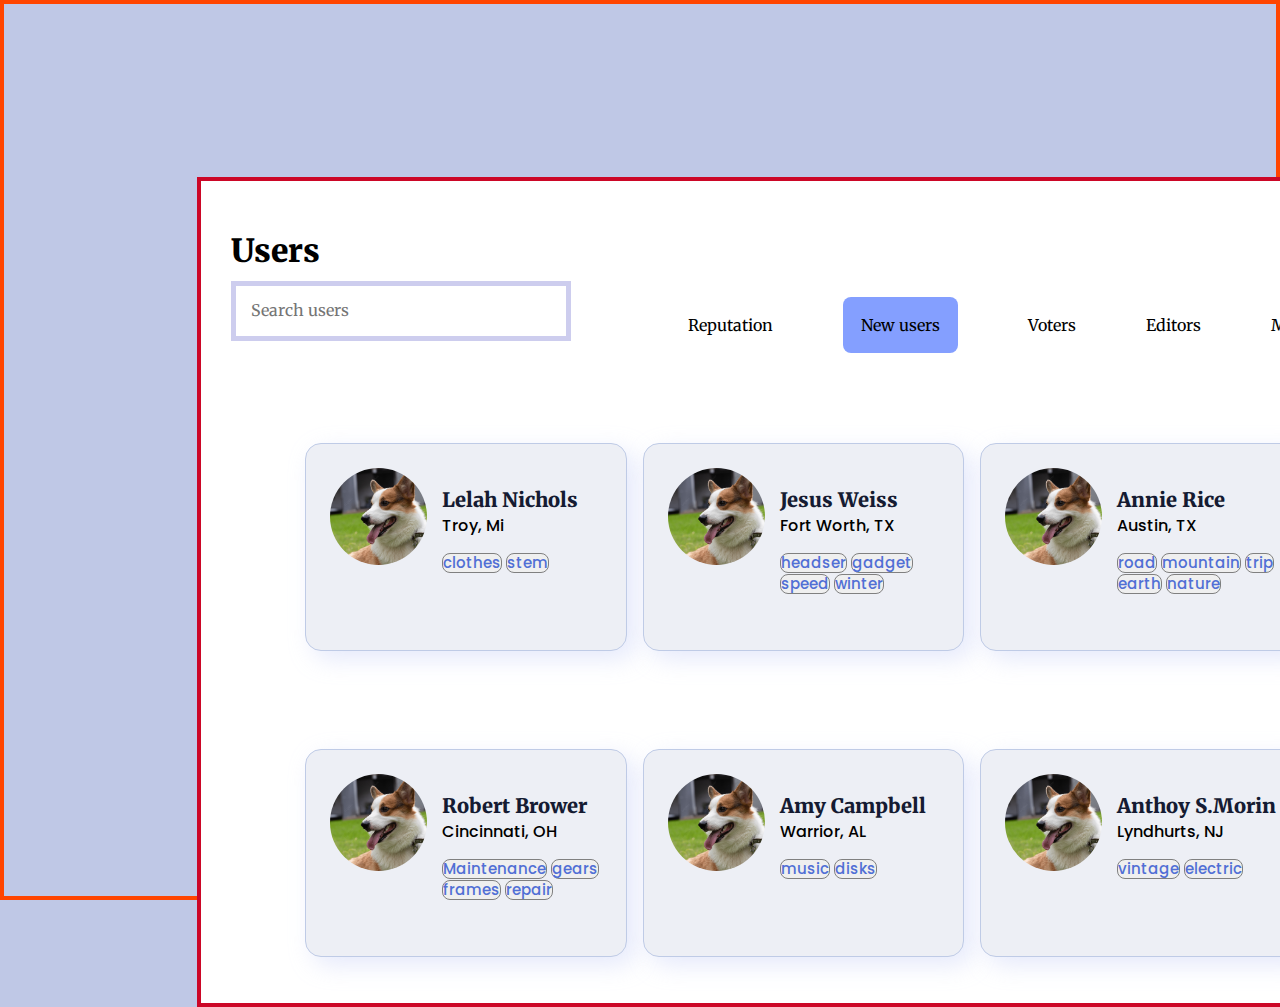
<file: Testcuoikhoa/Bai 3/index.html>
<!DOCTYPE html>
<html lang="en">
<head>
    <meta charset="UTF-8">
    <meta http-equiv="X-UA-Compatible" content="IE=edge">
    <meta name="viewport" content="width=device-width, initial-scale=1.0">
    <title>Document</title>
    <link rel="stylesheet" href="style.css">
    <link rel="stylesheet" href="https://cdnjs.cloudflare.com/ajax/libs/font-awesome/6.2.0/css/all.min.css" integrity="sha512-xh6O/CkQoPOWDdYTDqeRdPCVd1SpvCA9XXcUnZS2FmJNp1coAFzvtCN9BmamE+4aHK8yyUHUSCcJHgXloTyT2A==" crossorigin="anonymous" referrerpolicy="no-referrer" />
    <link rel="preconnect" href="https://fonts.googleapis.com">
    <link rel="preconnect" href="https://fonts.gstatic.com" crossorigin>
    <link href="https://fonts.googleapis.com/css2?family=Merriweather:ital,wght@0,300;0,400;0,700;0,900;1,300;1,400;1,700;1,900&family=Open+Sans:ital,wght@0,300;0,400;0,700;0,800;1,300;1,400;1,500;1,700&family=Oswald:wght@200;300;400;500;600;700&family=Playfair+Display:ital,wght@0,400;0,500;0,600;0,700;0,800;0,900;1,400;1,500;1,600;1,700;1,800;1,900&family=Poppins:ital,wght@0,200;0,400;0,500;0,700;1,200;1,400;1,500;1,600&display=swap" rel="stylesheet">
</head>
<body>
    <div class="container">
        <div class="nav-content">
            <h1>Users</h1>
            <div class="nav-bar">
                <div class="box">
                    <i class="fa-solid fa-magnifying-glass"></i>
                    <input type="text" class="search-box" placeholder="Search users">
                </div>
                <div class="nav-bar-menu">
                    <div class="nav-bar-content">Reputation</div>
                    <button class="nav-bar-content" style="width: 115px; height: 56px; background-color: #849FFF; border:#849FFF; border-radius: 8px">New users</button>
                    <div class="nav-bar-content">Voters</div>
                    <div class="nav-bar-content">Editors</div>
                    <div class="nav-bar-content">Moderators</div>
                </div>
            </div>
            <div class="top-content">
                <div class="content">
                    <img src="cho.png" alt="cho">
                    <div class="text">
                        <p>Lelah Nichols</p>
                        <h4>Troy, Mi</h5>
                        <button class="hobbies">clothes</button>
                        <button class="hobbies">stem</button>
                    </div>
                </div>
                <div class="content">
                    <img src="cho.png" alt="cho">
                    <div class="text">
                        <p>Jesus Weiss</p>
                        <h4>Fort Worth, TX</h5>
                        <button class="hobbies">headser</button>
                        <button class="hobbies">gadget</button> <br>
                        <button class="hobbies">speed</button>
                        <button class="hobbies">winter</button>
                    </div>
                </div>
                <div class="content">
                    <img src="cho.png" alt="cho">
                    <div class="text">
                        <p>Annie Rice</p>
                        <h4>Austin, TX</h5>
                        <button class="hobbies">road</button>
                        <button class="hobbies">mountain</button>
                        <button class="hobbies">trip</button> <br>
                        <button class="hobbies">earth</button>
                        <button class="hobbies">nature</button>
                    </div>
                </div>
            </div>
            <div class="bottom-content">  
                <div class="content">
                    <img src="cho.png" alt="cho">
                    <div class="text">
                        <p>Robert Brower</p>
                        <h4>Cincinnati, OH</h5>
                        <button class="hobbies">Maintenance</button>
                        <button class="hobbies">gears</button> <br>
                        <button class="hobbies">frames</button>
                        <button class="hobbies">repair</button>
                    </div>
                </div>
                <div class="content">
                    <img src="cho.png" alt="cho">
                    <div class="text">
                        <p>Amy Campbell</p>
                        <h4>Warrior, AL</h5>
                        <button class="hobbies">music</button>
                        <button class="hobbies">disks</button>
                    </div>
                </div>
                <div class="content">
                    <img src="cho.png" alt="cho">
                    <div class="text">
                        <p>Anthoy S.Morin</p>
                        <h4>Lyndhurts, NJ</h5>
                        <button class="hobbies">vintage</button>
                        <button class="hobbies">electric</button>
                    </div>
                </div>
            </div>
        </div>

    </div>
</body>
</html>
</file>
<file: Testcuoikhoa/Bai 3/style.css>
*{
    margin: 0;
    padding: 0;
    box-sizing: border-box;
    font-family: 'Merriweather';
}

body{
    width: 100vw;
    height: 100vh;
    border: 4px solid orangered;
    background-color: #BFC8E6;
    position: relative;
}

.container{
    width: 100vw;
    height: 100vh;
}

.container .nav-content{
    width: 1213px;
    height: 830px;
    background-color: #fff;
    position: absolute;
    top: 173px;
    left: 193px;
    border: 4px solid rgb(204, 7, 39);
    padding: 50px 30px;
}

.nav-content h1{
    width: 91px;
    height: 40px;
    background-color: #fff;
    font-size: 32px;
    font-weight: 900;
    line-height: 40px;
}

.nav-bar{
    display: flex;
    justify-content: space-between;
    background-color: #fff;
    margin: 10px 0;
}

.nav-bar .box{
    background-color: #fff;
    width: 340px;
    height: 60px;
    border: 5px solid rgb(205, 205, 238);
    padding: 10px 15px;
}

.nav-bar .box i{
    background-color: #fff;
    font-size: 20px;
}

.nav-bar .search-box{
    background-color: #fff;
    font-size: 16px;
    line-height: 24px;
    outline: none;
    border: none;
}

.nav-bar .nav-bar-menu{
    display: flex;
    flex-direction: row;
    justify-content: center;
    align-items: center;
    padding: 16px;
    gap: 70px;
    background-color: #fff;
}

.nav-bar-menu .nav-bar-content{
    background-color: #fff;
    font-size: 16px;
    line-height: 20px;
}

.top-content, .bottom-content{
    display: flex;
    flex-direction: row;
    align-items: flex-start;
    padding: 24px;
    margin: 50px 50px;
    gap: 16px;
}

.content{
    width: 327px;
    height: 208px;
    background-color: #edeff5;
    box-shadow: 8px 8px 23px rgba(218, 224, 249, 0.7);
    border: 1px solid #BFCBE6;
    border-radius: 16px;
    display: flex;
}

img{
    width: 97px;
    height: 97px;
    top: 24px;
    left: 24px;
    object-fit: cover;
    object-position: center;
    border-radius: 50%;
    overflow: hidden;
    margin: 24px 0 87px 24px;
}

.content .text{
    margin: 44px 15px;
}

.text p{
    font-size: 20px;
    font-weight: 900;
    line-height: 23px;
    color: #151B32;
}

.text h4{
    font-size: 16px;
    font-weight: 500;
    line-height: 21px;
    font-family: 'Poppins';
    margin: 4px 0 16px 0;
}

.hobbies{
    font-size: 15px;
    line-height: 18px;
    font-weight: 500;
    font-family: 'Poppins';
    color: #516FD5;
    border-radius: 8px;
    border: 1px solid grey;
    text-align: center;
}
</file>
